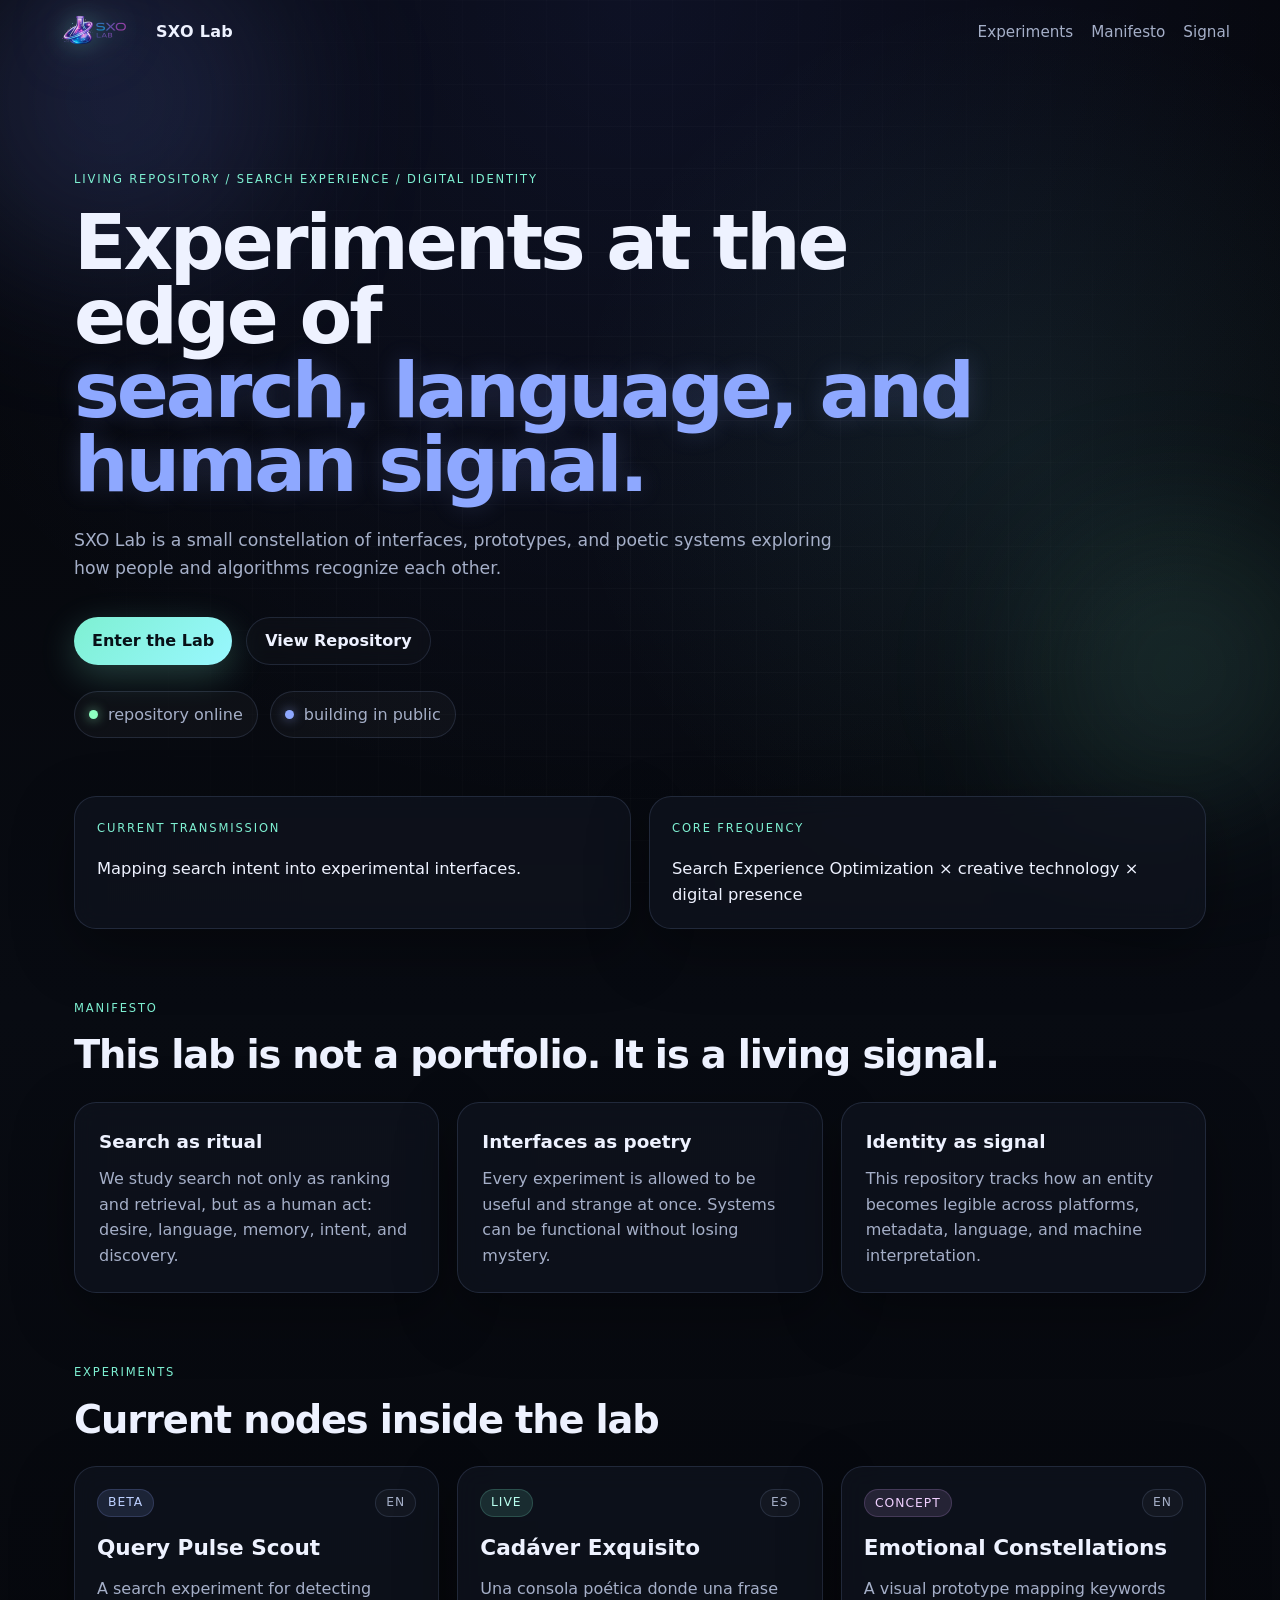
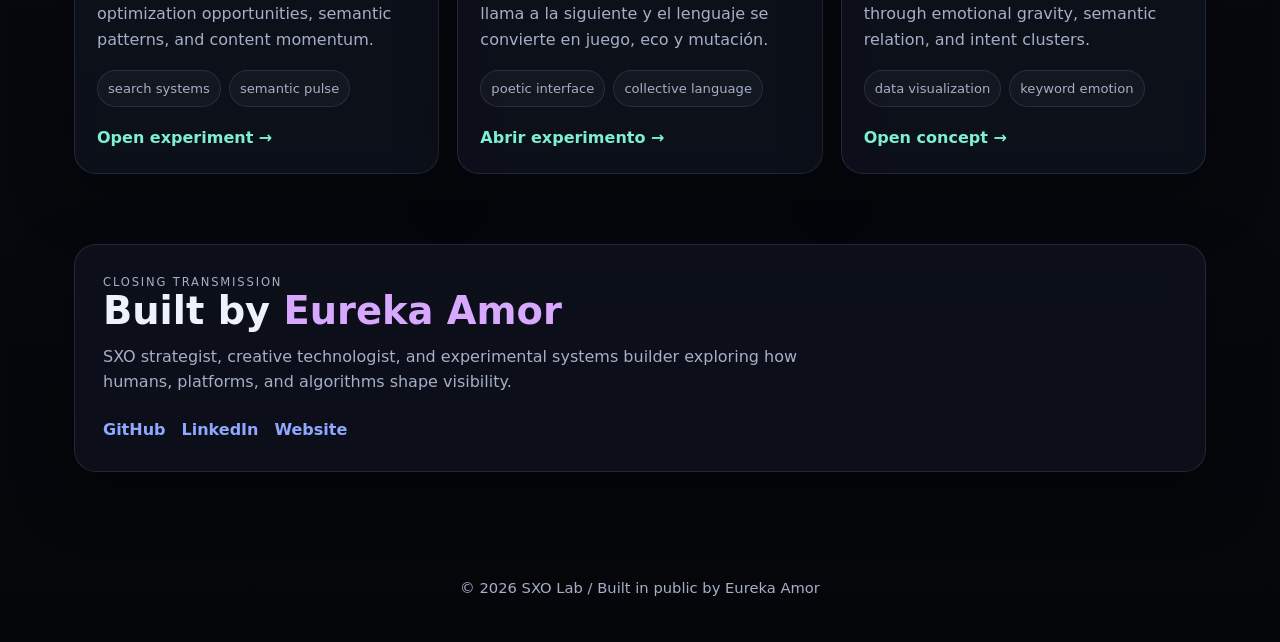
<file: index.html>
<!DOCTYPE html>
<html lang="en">
<head>

  <link rel="canonical" href="https://sxolab.com.ar/">
<meta property="og:url" content="https://sxolab.com.ar/">
  
  <meta charset="UTF-8" />
  <meta name="viewport" content="width=device-width, initial-scale=1.0" />
<meta name="google-site-verification" content="zFUrud46J7zDW3yoVVgfpVgIVd4U497dZCNQsPqqFSw" />
  <title>SXO Lab | Search Experiments by Eureka Amor</title>
  <meta
    name="description"
    content="SXO Lab is a living archive of search experiments, poetic interfaces, and digital identity prototypes by Eureka Amor."
  />
  <meta name="robots" content="index, follow" />
  <meta name="author" content="Eureka Amor" />

  <meta property="og:type" content="website" />
  <meta property="og:title" content="SXO Lab | Search Experiments by Eureka Amor" />
  <meta
    property="og:description"
    content="A living archive of search experiments, poetic interfaces, and digital identity prototypes."
  />
  <meta property="og:url" content="https://eureka-amor-index.github.io/sxo-lab/" />
  <meta property="og:image" content="https://eureka-amor-index.github.io/sxo-lab/assets/logo-sxo-lab.png" />

  <meta name="twitter:card" content="summary_large_image" />
  <meta name="twitter:title" content="SXO Lab | Search Experiments by Eureka Amor" />
  <meta
    name="twitter:description"
    content="Search experiments, poetic systems, and digital identity interfaces."
  />
  <meta name="twitter:image" content="https://eureka-amor-index.github.io/sxo-lab/assets/logo-sxo-lab.png" />


  <link rel="icon" href="assets/logo-sxo-lab.png" />
  <link rel="stylesheet" href="assets/css/lab.css" />

   <script type="application/ld+json">
{
  "@context": "https://schema.org",
  "@graph": [
    {
      "@type": "Organization",
      "@id": "https://sxolab.com.ar/#organization",
      "name": "SXO Lab",
      "url": "https://sxolab.com.ar/",
      "logo": "https://sxolab.com.ar/assets/logo-sxo-lab.png",
      "description": "SXO Lab is an experimental laboratory on the internet where search, AI, digital identity, and human creativity meet.",
      "founder": {
        "@id": "https://eurekaamor.com/#person"
      },
      "sameAs": [
        "https://www.instagram.com/sxolab/"
      ]
    },
    {
      "@type": "Person",
      "@id": "https://eurekaamor.com/#person",
      "name": "Eureka Amor",
      "url": "https://eurekaamor.com/",
      "jobTitle": "Search Experience Strategist",
      "worksFor": {
        "@id": "https://sxolab.com.ar/#organization"
      },
      "sameAs": [
        "https://www.instagram.com/eureka_amor/"
      ]
    },
    {
      "@type": "WebSite",
      "@id": "https://sxolab.com.ar/#website",
      "url": "https://sxolab.com.ar/",
      "name": "SXO Lab",
      "publisher": {
        "@id": "https://sxolab.com.ar/#organization"
      },
      "inLanguage": "en"
    },
    {
      "@type": "WebPage",
      "@id": "https://sxolab.com.ar/#webpage",
      "url": "https://sxolab.com.ar/",
      "name": "SXO Lab",
      "isPartOf": {
        "@id": "https://sxolab.com.ar/#website"
      },
      "about": {
        "@id": "https://sxolab.com.ar/#organization"
      },
      "description": "SXO Lab is a living archive of search experiments, algorithmic gardens, and digital identity prototypes by Eureka Amor.",
      "inLanguage": "en"
    }
  ]
}
</script>
</head>
<body>
  <div class="noise"></div>
  <div class="orb orb-1"></div>
  <div class="orb orb-2"></div>
  <div class="grid-glow"></div>

  <header class="site-header">
    <a class="brand" href="./">
       <img src="assets/logo-sxo-lab.png" alt="SXO Lab logo" class="logo"/>
      <span class="brand-text">SXO Lab</span>
    </a>

    <nav class="nav">
      <a href="#experiments">Experiments</a>
      <a href="#manifesto">Manifesto</a>
      <a href="#signal">Signal</a>
    </nav>
  </header>

  <main>
    <section class="hero">
      <p class="eyebrow">living repository / search experience / digital identity</p>
      <h1>
        Experiments at the edge of
        <span>search, language, and human signal.</span>
      </h1>
      <p class="hero-copy">
        SXO Lab is a small constellation of interfaces, prototypes, and poetic systems
        exploring how people and algorithms recognize each other.
      </p>

      <div class="hero-actions">
        <a class="btn btn-primary" href="#experiments">Enter the Lab</a>
        <a class="btn btn-ghost" href="https://github.com/eureka-amor-index/sxo-lab" target="_blank" rel="noopener noreferrer">
          View Repository
        </a>
      </div>

      <div class="status-row">
        <div class="status-pill">
          <span class="dot live"></span>
          <span>repository online</span>
        </div>
        <div class="status-pill">
          <span class="dot beta"></span>
          <span>building in public</span>
        </div>
      </div>
    </section>

    <section class="signal-panel" id="signal">
      <div class="signal-card">
        <p class="signal-label">current transmission</p>
        <p class="signal-text" id="rotatingLine">
          Mapping search intent into experimental interfaces.
        </p>
      </div>
      <div class="signal-card">
        <p class="signal-label">core frequency</p>
        <p class="signal-text">
          Search Experience Optimization × creative technology × digital presence
        </p>
      </div>
    </section>

    <section class="manifesto" id="manifesto">
      <div class="section-heading">
        <p class="section-kicker">manifesto</p>
        <h2>This lab is not a portfolio. It is a living signal.</h2>
      </div>

      <div class="manifesto-grid">
        <article class="manifesto-card">
          <h3>Search as ritual</h3>
          <p>
            We study search not only as ranking and retrieval, but as a human act:
            desire, language, memory, intent, and discovery.
          </p>
        </article>

        <article class="manifesto-card">
          <h3>Interfaces as poetry</h3>
          <p>
            Every experiment is allowed to be useful and strange at once. Systems can be
            functional without losing mystery.
          </p>
        </article>

        <article class="manifesto-card">
          <h3>Identity as signal</h3>
          <p>
            This repository tracks how an entity becomes legible across platforms,
            metadata, language, and machine interpretation.
          </p>
        </article>
      </div>
    </section>

    <section class="experiments" id="experiments">
      <div class="section-heading">
        <p class="section-kicker">experiments</p>
        <h2>Current nodes inside the lab</h2>
      </div>

      <div class="cards">
        <article class="exp-card">
          <div class="exp-top">
            <span class="badge badge-beta">beta</span>
            <span class="lang">EN</span>
          </div>
          <h3>Query Pulse Scout</h3>
          <p>
            A search experiment for detecting optimization opportunities, semantic
            patterns, and content momentum.
          </p>
          <div class="exp-meta">
            <span>search systems</span>
            <span>semantic pulse</span>
          </div>
          <a class="exp-link" href="experiments/query-pulse-scout/">Open experiment →</a>
        </article>

        <article class="exp-card">
          <div class="exp-top">
            <span class="badge badge-live">live</span>
            <span class="lang">ES</span>
          </div>
          <h3>Cadáver Exquisito</h3>
          <p>
            Una consola poética donde una frase llama a la siguiente y el lenguaje se
            convierte en juego, eco y mutación.
          </p>
          <div class="exp-meta">
            <span>poetic interface</span>
            <span>collective language</span>
          </div>
          <a class="exp-link" href="experiments/cadaver-exquisito/">Abrir experimento →</a>
        </article>

        <article class="exp-card">
          <div class="exp-top">
            <span class="badge badge-concept">concept</span>
            <span class="lang">EN</span>
          </div>
          <h3>Emotional Constellations</h3>
          <p>
            A visual prototype mapping keywords through emotional gravity, semantic
            relation, and intent clusters.
          </p>
          <div class="exp-meta">
            <span>data visualization</span>
            <span>keyword emotion</span>
          </div>
          <a class="exp-link" href="experiments/emotional-constellations/">Open concept →</a>
        </article>
      </div>
    </section>

    <section class="closing">
      <div class="closing-box">
        <p class="section-kicker">closing transmission</p>
        <h2>
          Built by
          <span>Eureka Amor</span>
        </h2>
        <p>
          SXO strategist, creative technologist, and experimental systems builder exploring
          how humans, platforms, and algorithms shape visibility.
        </p>
        <div class="closing-links">
          <a href="https://github.com/eureka-amor-index" target="_blank" rel="noopener noreferrer">GitHub</a>
          <a href="https://www.linkedin.com/in/eurekaamor" target="_blank" rel="noopener noreferrer">LinkedIn</a>
          <a href="https://eurekaamor.com" target="_blank" rel="noopener noreferrer">Website</a>
        </div>
      </div>
    </section>
  </main>

  <footer class="site-footer">
    <p>© 2026 SXO Lab / Built in public by Eureka Amor</p>
  </footer>

  <script src="assets/js/lab.js"></script>
</body>
</html>
</file>
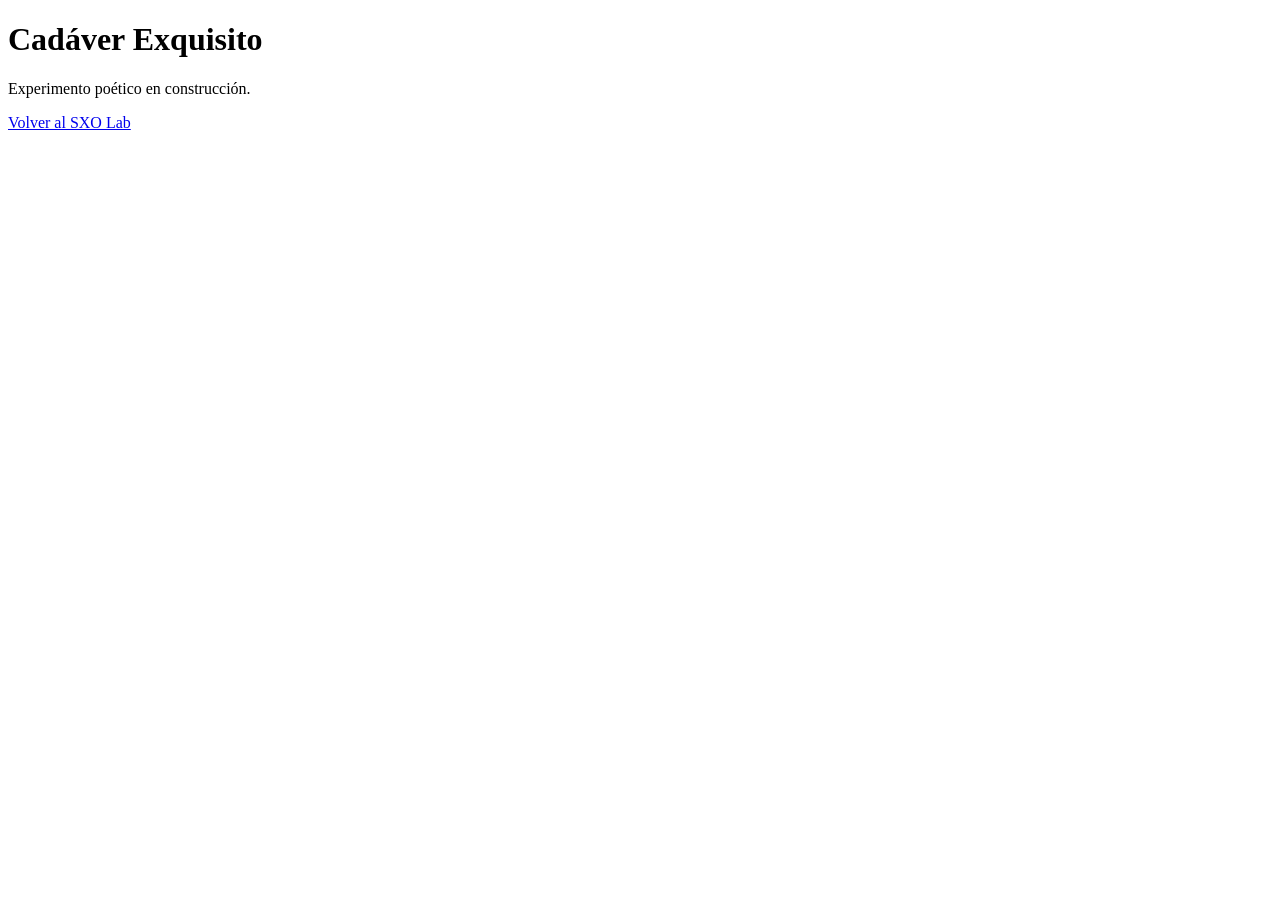
<file: experiments/cadaver-exquisito/index.html>
<!DOCTYPE html>
<html lang="es">
<head>
  <meta charset="UTF-8" />
  <meta name="viewport" content="width=device-width, initial-scale=1.0" />
  <title>Cadáver Exquisito | SXO Lab</title>
</head>
<body>
  <h1>Cadáver Exquisito</h1>
  <p>Experimento poético en construcción.</p>
  <p><a href="../../index.html">Volver al SXO Lab</a></p>
</body>
</html>
</file>
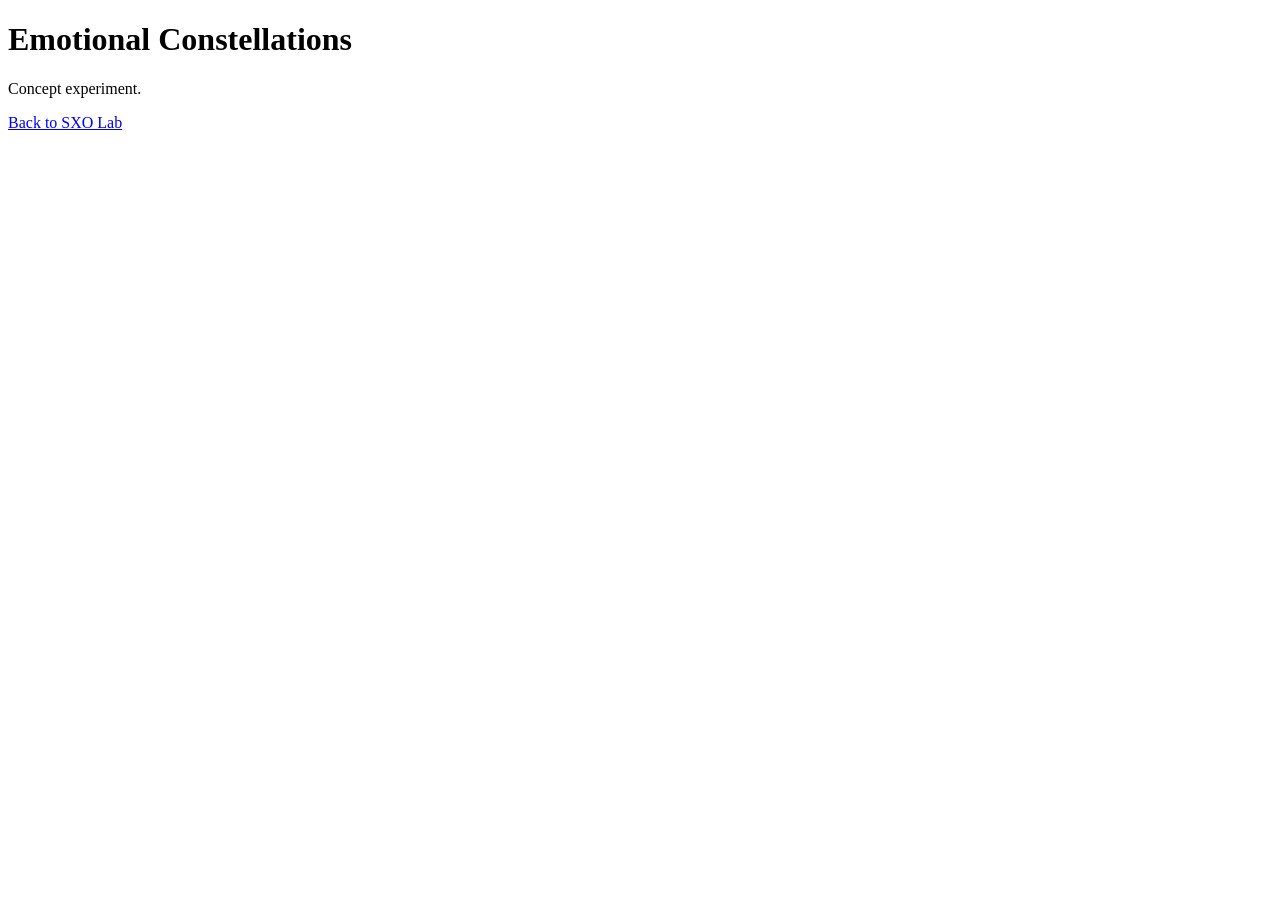
<file: experiments/emotional-constellations/index.html>
<!DOCTYPE html>
<html lang="en">
<head>
  <meta charset="UTF-8" />
  <meta name="viewport" content="width=device-width, initial-scale=1.0" />
  <title>Emotional Constellations | SXO Lab</title>
</head>
<body>
  <h1>Emotional Constellations</h1>
  <p>Concept experiment.</p>
  <p><a href="../../index.html">Back to SXO Lab</a></p>
</body>
</html>
</file>
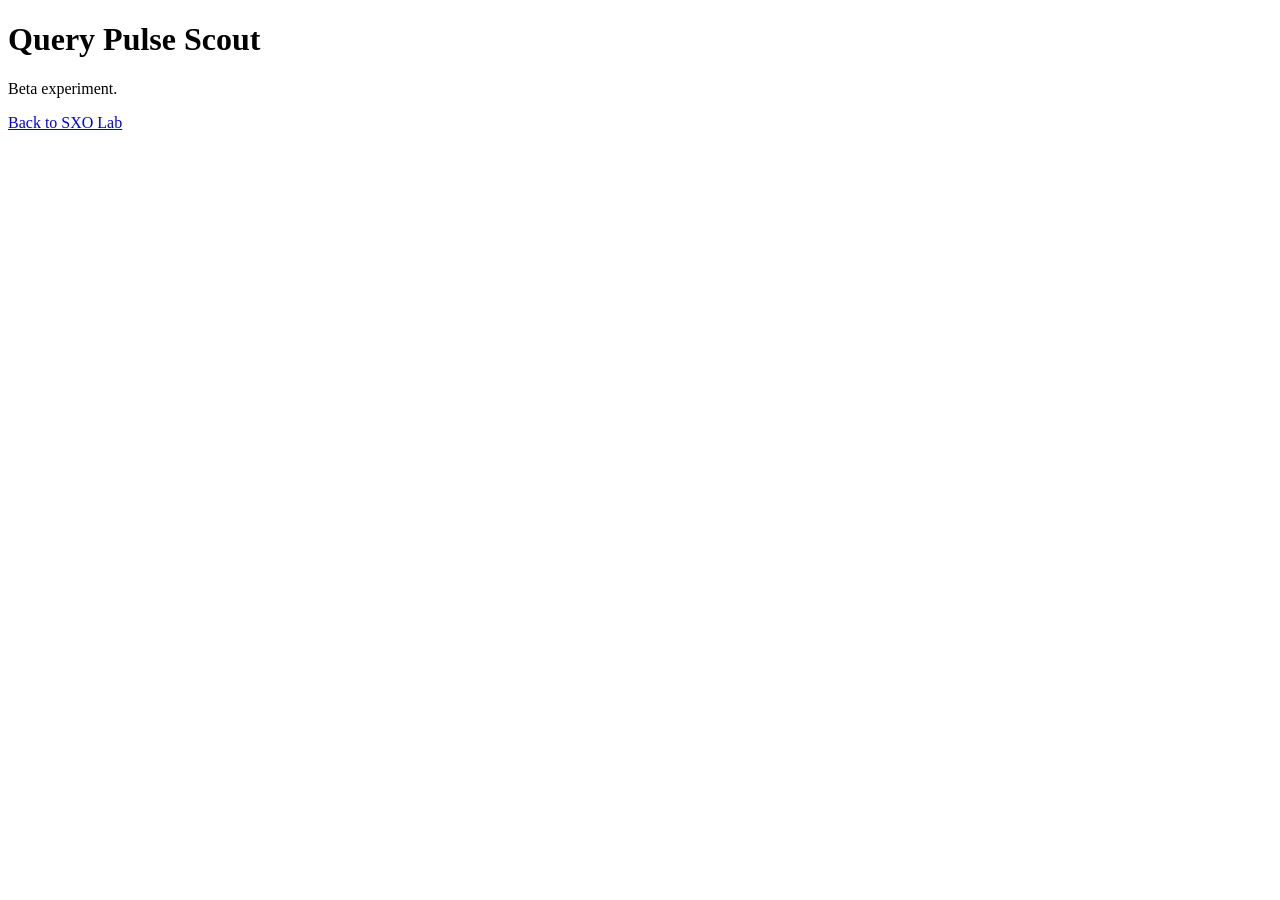
<file: experiments/query-pulse-scout/index.html>
<!DOCTYPE html>
<html lang="en">
<head>
  <meta charset="UTF-8" />
  <meta name="viewport" content="width=device-width, initial-scale=1.0" />
  <title>Query Pulse Scout | SXO Lab</title>
</head>
<body>
  <h1>Query Pulse Scout</h1>
  <p>Beta experiment.</p>
  <p><a href="../../index.html">Back to SXO Lab</a></p>
</body>
</html>
</file>
<file: assets/css/lab.css>
:root {
  --bg: #06070b;
  --bg-soft: #0d1018;
  --panel: rgba(16, 20, 31, 0.72);
  --panel-strong: rgba(18, 23, 36, 0.88);
  --border: rgba(165, 190, 255, 0.14);
  --text: #eef2ff;
  --muted: #a5afc8;
  --accent: #8ea8ff;
  --accent-2: #7ef0d2;
  --accent-3: #d8a8ff;
  --shadow: 0 20px 60px rgba(0, 0, 0, 0.35);
  --radius: 22px;
  --max: 1180px;
}

* {
  box-sizing: border-box;
}

html {
  scroll-behavior: smooth;
}

body {
  margin: 0;
  color: var(--text);
  background:
    radial-gradient(circle at top, rgba(85, 110, 255, 0.11), transparent 35%),
    radial-gradient(circle at 80% 20%, rgba(126, 240, 210, 0.08), transparent 22%),
    linear-gradient(180deg, #05060a 0%, #080b12 45%, #05060a 100%);
  font-family: Inter, ui-sans-serif, system-ui, -apple-system, BlinkMacSystemFont, "Segoe UI", sans-serif;
  line-height: 1.6;
  overflow-x: hidden;
  position: relative;
}

a {
  color: inherit;
  text-decoration: none;
}

.noise {
  position: fixed;
  inset: 0;
  pointer-events: none;
  opacity: 0.05;
  background-image:
    radial-gradient(rgba(255,255,255,0.9) 0.4px, transparent 0.4px);
  background-size: 8px 8px;
  z-index: 0;
}

.orb {
  position: fixed;
  border-radius: 50%;
  filter: blur(80px);
  pointer-events: none;
  z-index: 0;
}

.orb-1 {
  width: 340px;
  height: 340px;
  top: -70px;
  left: -60px;
  background: rgba(120, 145, 255, 0.16);
}

.orb-2 {
  width: 280px;
  height: 280px;
  bottom: 10%;
  right: -40px;
  background: rgba(126, 240, 210, 0.11);
}

.grid-glow {
  position: fixed;
  inset: 0;
  pointer-events: none;
  z-index: 0;
  background-image:
    linear-gradient(rgba(255,255,255,0.025) 1px, transparent 1px),
    linear-gradient(90deg, rgba(255,255,255,0.025) 1px, transparent 1px);
  background-size: 42px 42px;
  mask-image: radial-gradient(circle at center, black 30%, transparent 85%);
}

.site-header,
main,
.site-footer {
  position: relative;
  z-index: 1;
}

.site-header {
  max-width: var(--max);
  margin: 0 auto;
  padding: 36px 24px 10;
  display: flex;
  align-items: center;
  justify-content: space-between;
}
.logo{
  height:64px;
  width:auto;
  display:block;
  filter: drop-shadow(0 0 12px rgba(126,240,210,0.35))
          drop-shadow(0 0 28px rgba(142,168,255,0.25));
  transition: transform .3s ease, filter .3s ease;
}
.brand {
  display: inline-flex;
  align-items: center;
  gap: 10px;
  font-weight: 700;
  letter-spacing: 0.02em;
}

.brand-mark {
  color: var(--accent-2);
  text-shadow: 0 0 18px rgba(126, 240, 210, 0.55);
}

.brand-text {
  color: var(--text);
}

.nav {
  display: flex;
  gap: 18px;
}

.nav a {
  color: var(--muted);
  font-size: 0.95rem;
  transition: color 0.25s ease, transform 0.25s ease;
}

.nav a:hover {
  color: var(--text);
  transform: translateY(-1px);
}

main {
  max-width: var(--max);
  margin: 0 auto;
  padding: 34px 24px 90px;
}

.hero {
  padding: 72px 0 40px;
}

.eyebrow,
.section-kicker,
.signal-label {
  text-transform: uppercase;
  letter-spacing: 0.16em;
  font-size: 0.72rem;
  color: var(--accent-2);
  margin: 0 0 18px;
}

.hero h1 {
  margin: 0;
  max-width: 920px;
  font-size: clamp(2.7rem, 6vw, 5.8rem);
  line-height: 0.96;
  letter-spacing: -0.04em;
}

.hero h1 span {
  display: block;
  color: var(--accent);
  text-shadow: 0 0 24px rgba(142, 168, 255, 0.18);
}

.hero-copy {
  max-width: 760px;
  margin: 26px 0 0;
  color: var(--muted);
  font-size: 1.08rem;
}

.hero-actions {
  margin-top: 34px;
  display: flex;
  flex-wrap: wrap;
  gap: 14px;
}

.btn {
  display: inline-flex;
  align-items: center;
  justify-content: center;
  min-height: 48px;
  padding: 0 18px;
  border-radius: 999px;
  font-weight: 600;
  transition: transform 0.25s ease, border-color 0.25s ease, background 0.25s ease;
}

.btn:hover {
  transform: translateY(-2px);
}

.btn-primary {
  color: #071017;
  background: linear-gradient(135deg, var(--accent-2), #99f7ff);
  box-shadow: 0 10px 35px rgba(126, 240, 210, 0.24);
}

.btn-ghost {
  color: var(--text);
  border: 1px solid var(--border);
  background: rgba(255,255,255,0.02);
  backdrop-filter: blur(8px);
}

.status-row {
  margin-top: 26px;
  display: flex;
  flex-wrap: wrap;
  gap: 12px;
}

.status-pill {
  display: inline-flex;
  align-items: center;
  gap: 10px;
  padding: 10px 14px;
  color: var(--muted);
  background: rgba(255,255,255,0.03);
  border: 1px solid var(--border);
  border-radius: 999px;
}

.dot {
  width: 9px;
  height: 9px;
  border-radius: 50%;
  display: inline-block;
}

.dot.live {
  background: #8effc1;
  box-shadow: 0 0 12px rgba(142,255,193,0.65);
}

.dot.beta {
  background: #8ea8ff;
  box-shadow: 0 0 12px rgba(142,168,255,0.65);
}

.signal-panel {
  display: grid;
  grid-template-columns: repeat(2, minmax(0, 1fr));
  gap: 18px;
  margin: 18px 0 70px;
}

.signal-card,
.manifesto-card,
.exp-card,
.closing-box {
  background: var(--panel);
  border: 1px solid var(--border);
  border-radius: var(--radius);
  box-shadow: var(--shadow);
  backdrop-filter: blur(12px);
}

.signal-card {
  padding: 22px 22px 20px;
}

.signal-text {
  margin: 0;
  color: var(--text);
  font-size: 1.02rem;
}

.section-heading {
  margin-bottom: 26px;
}

.section-heading h2 {
  margin: 0;
  font-size: clamp(1.8rem, 3vw, 3rem);
  line-height: 1.05;
  letter-spacing: -0.03em;
}

.manifesto {
  margin-bottom: 70px;
}

.manifesto-grid {
  display: grid;
  grid-template-columns: repeat(3, minmax(0, 1fr));
  gap: 18px;
}

.manifesto-card {
  padding: 24px;
}

.manifesto-card h3 {
  margin: 0 0 10px;
  font-size: 1.15rem;
}

.manifesto-card p {
  margin: 0;
  color: var(--muted);
}

.experiments {
  margin-bottom: 70px;
}

.cards {
  display: grid;
  grid-template-columns: repeat(3, minmax(0, 1fr));
  gap: 18px;
}

.exp-card {
  padding: 22px;
  position: relative;
  overflow: hidden;
  transition: transform 0.28s ease, border-color 0.28s ease, box-shadow 0.28s ease;
}

.exp-card::before {
  content: "";
  position: absolute;
  inset: auto -30% -60% auto;
  width: 180px;
  height: 180px;
  background: radial-gradient(circle, rgba(142,168,255,0.13), transparent 70%);
  pointer-events: none;
}

.exp-card:hover {
  transform: translateY(-4px);
  border-color: rgba(142,168,255,0.28);
  box-shadow: 0 24px 70px rgba(0,0,0,0.42);
}

.exp-top {
  display: flex;
  justify-content: space-between;
  align-items: center;
  margin-bottom: 14px;
}

.badge,
.lang {
  display: inline-flex;
  align-items: center;
  min-height: 28px;
  padding: 0 10px;
  border-radius: 999px;
  font-size: 0.77rem;
  letter-spacing: 0.08em;
  text-transform: uppercase;
}

.badge-beta {
  background: rgba(142,168,255,0.13);
  color: #bdd0ff;
  border: 1px solid rgba(142,168,255,0.18);
}

.badge-live {
  background: rgba(126,240,210,0.12);
  color: #b9ffef;
  border: 1px solid rgba(126,240,210,0.18);
}

.badge-concept {
  background: rgba(216,168,255,0.12);
  color: #f0d0ff;
  border: 1px solid rgba(216,168,255,0.18);
}

.lang {
  color: var(--muted);
  border: 1px solid var(--border);
  background: rgba(255,255,255,0.03);
}

.exp-card h3 {
  margin: 0 0 10px;
  font-size: 1.35rem;
}

.exp-card p {
  margin: 0 0 18px;
  color: var(--muted);
}

.exp-meta {
  display: flex;
  flex-wrap: wrap;
  gap: 8px;
  margin-bottom: 18px;
}

.exp-meta span {
  padding: 7px 10px;
  border-radius: 999px;
  background: rgba(255,255,255,0.03);
  border: 1px solid var(--border);
  color: var(--muted);
  font-size: 0.82rem;
}

.exp-link {
  display: inline-block;
  color: var(--accent-2);
  font-weight: 600;
}

.closing-box {
  padding: 28px;
}

.closing-box h2 {
  margin: 0 0 12px;
  font-size: clamp(1.8rem, 3vw, 2.7rem);
  line-height: 1.05;
}

.closing-box h2 span {
  color: var(--accent-3);
}

.closing-box p {
  margin: 0;
  max-width: 720px;
  color: var(--muted);
}

.closing-links {
  display: flex;
  flex-wrap: wrap;
  gap: 16px;
  margin-top: 22px;
}

.closing-links a {
  color: var(--accent);
  font-weight: 600;
}

.site-footer {
  padding: 0 24px 28px;
  text-align: center;
  color: var(--muted);
  font-size: 0.92rem;
}

@media (max-width: 980px) {
  .signal-panel,
  .manifesto-grid,
  .cards {
    grid-template-columns: 1fr;
  }
}

@media (max-width: 720px) {
  .site-header {
    flex-direction: column;
    align-items: flex-start;
    gap: 14px;
  }

  .nav {
    flex-wrap: wrap;
  }

  .hero {
    padding-top: 46px;
  }

  .hero-actions {
    flex-direction: column;
    align-items: flex-start;
  }

  .btn {
    width: 100%;
    justify-content: center;
  }
}
</file>
